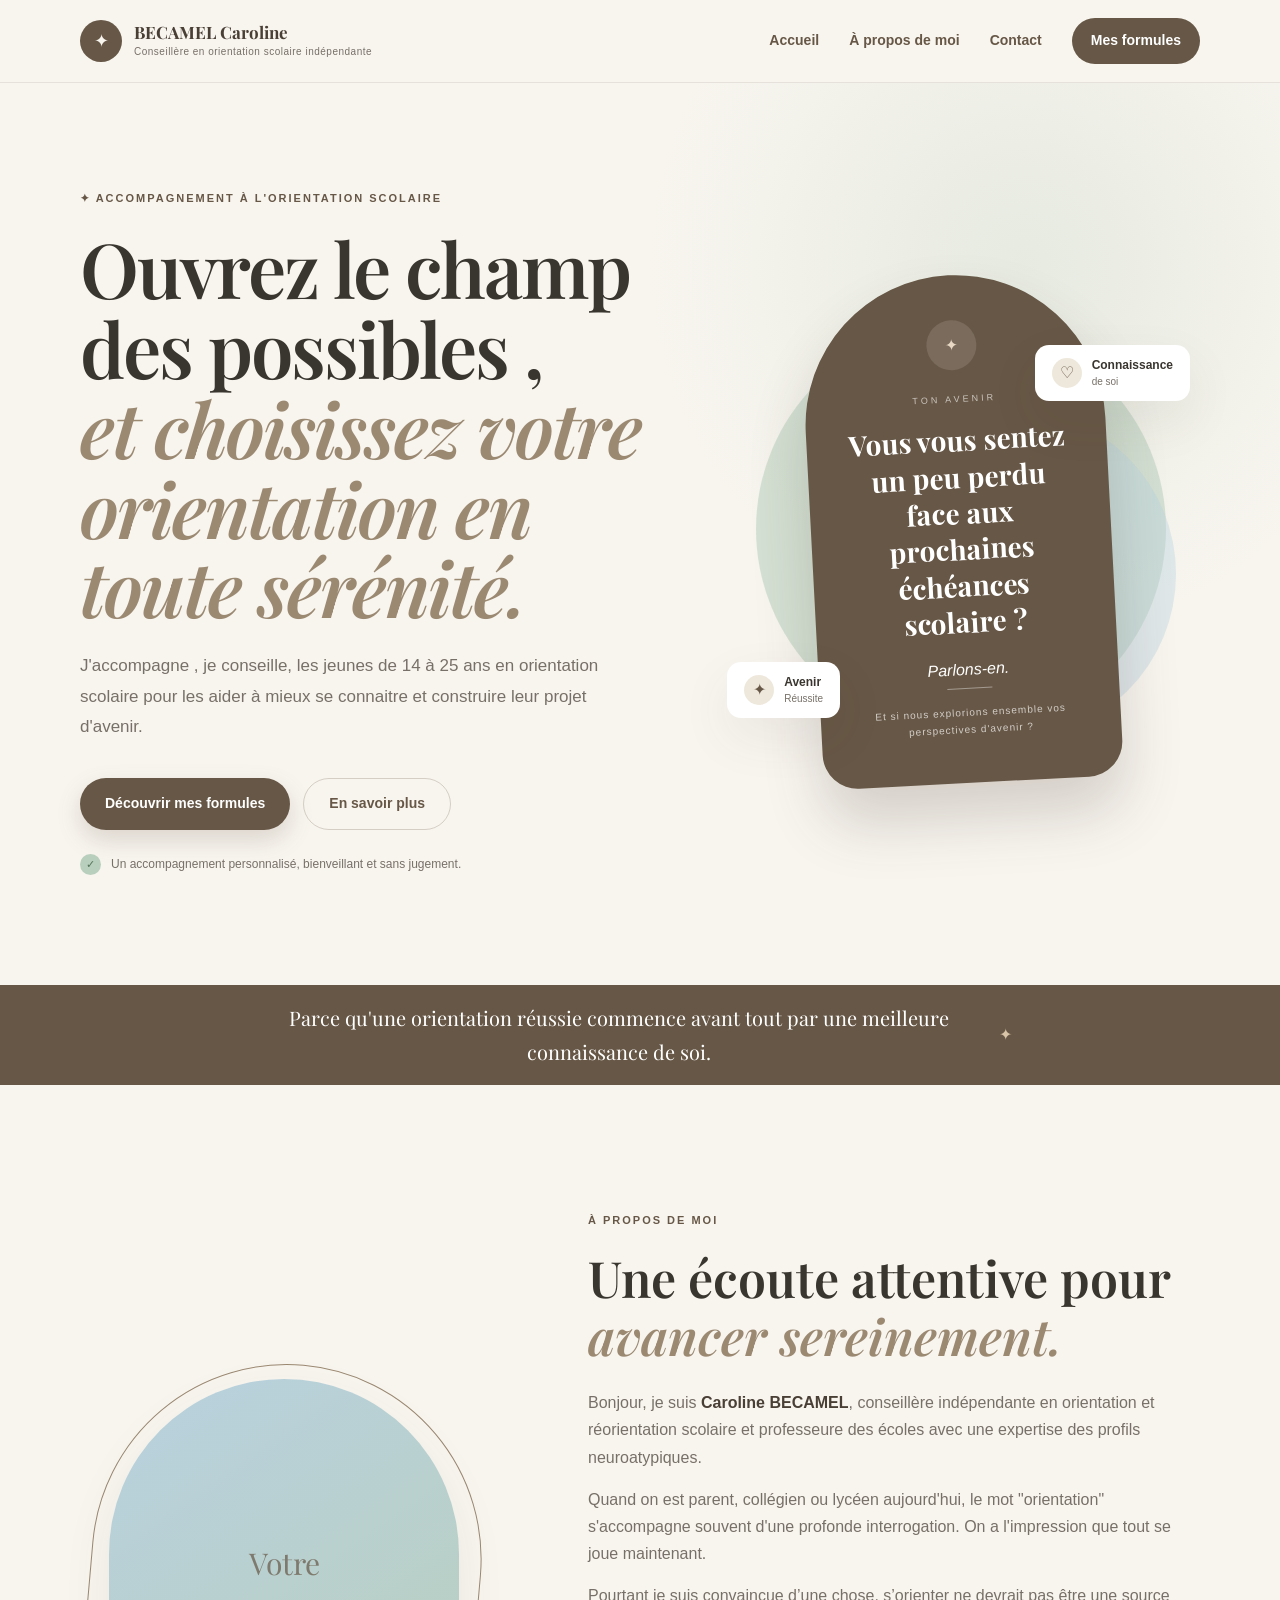
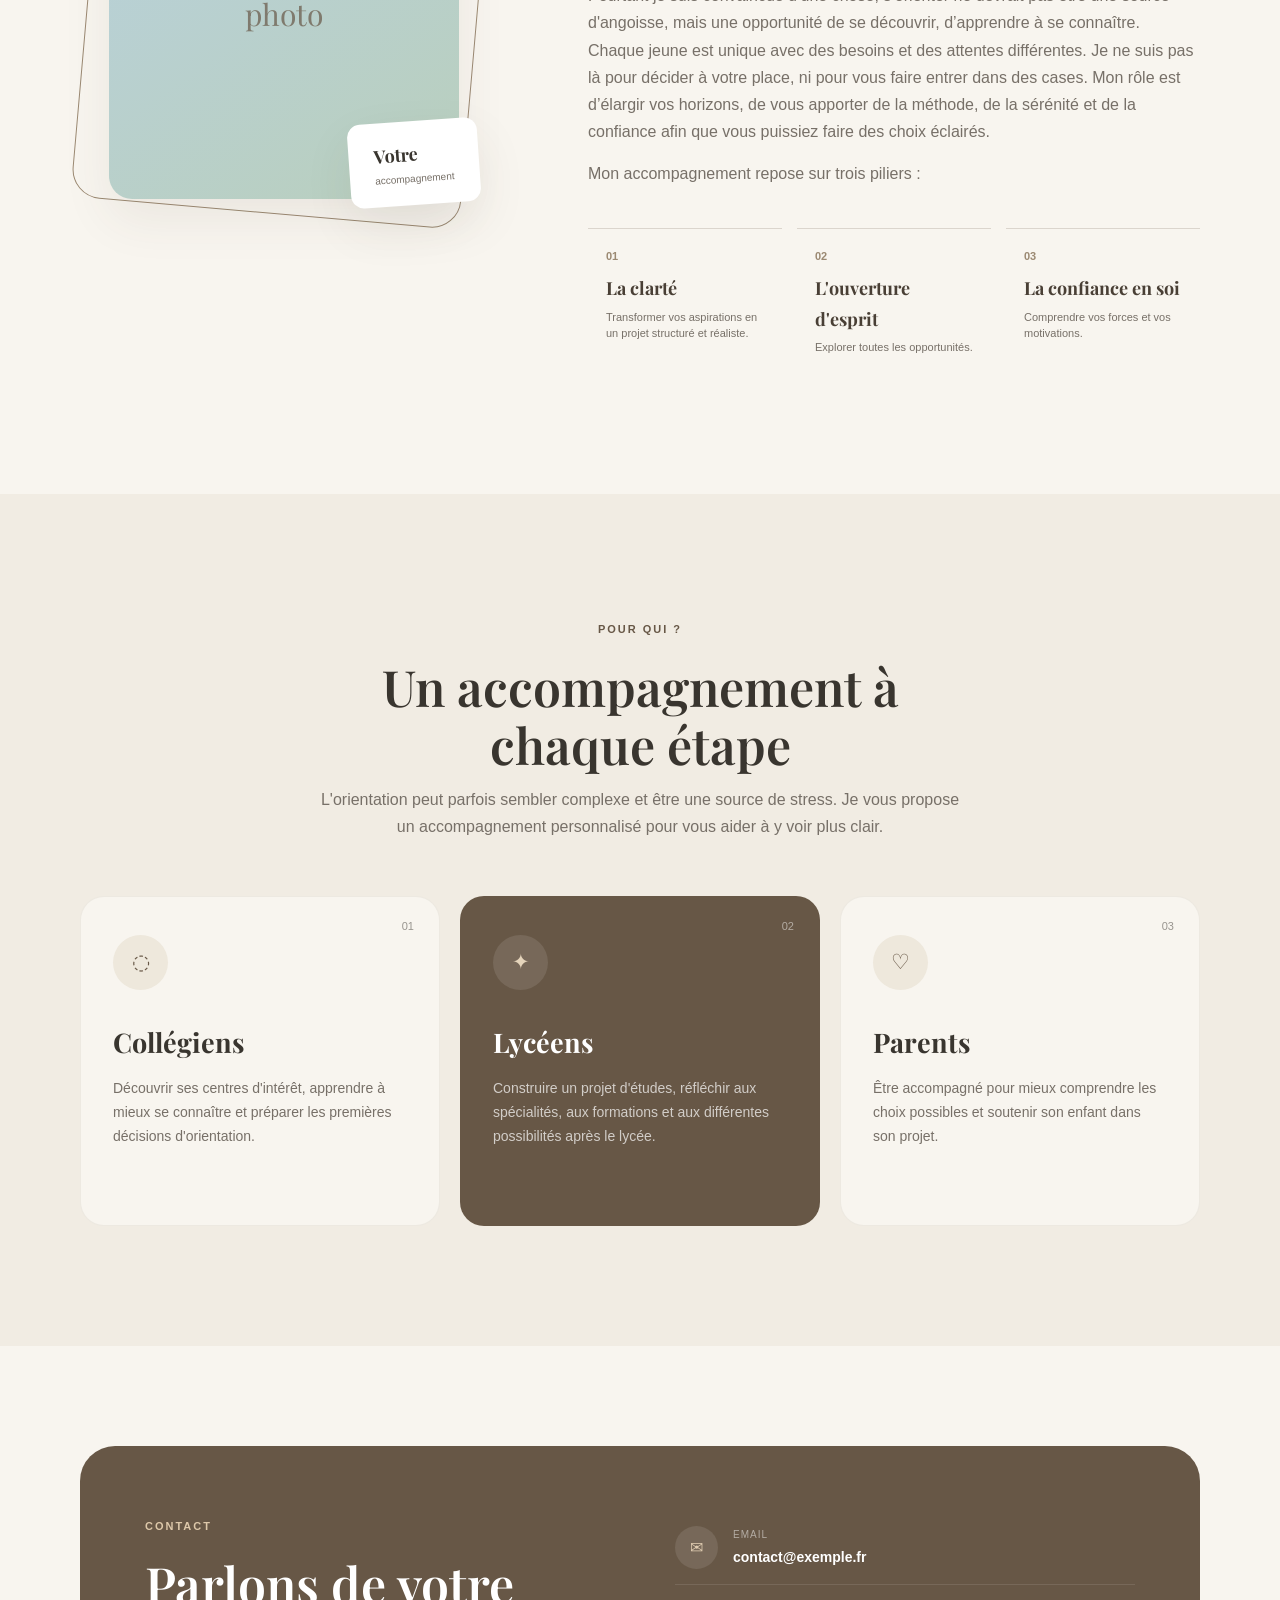
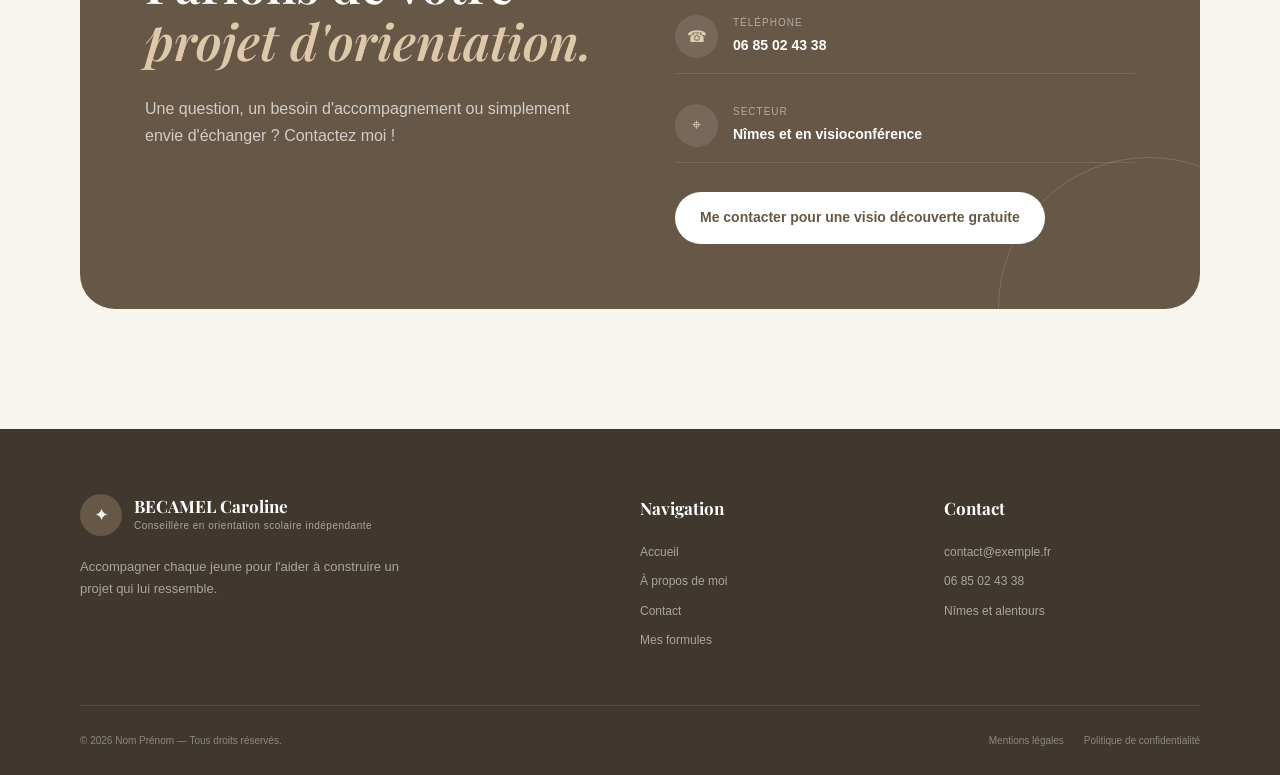
<file: index.html>
<!DOCTYPE html>
<html lang="fr">
<head>
    <meta charset="UTF-8">
    <meta name="viewport" content="width=device-width, initial-scale=1.0">

    <meta name="description" content="Accompagnement personnalisé à l'orientation scolaire pour collégiens et lycéens.">
    <meta name="author" content="Nom Prénom">

    <title>Conseillère en orientation scolaire indépendante</title>

    <link rel="stylesheet" href="style.css">

    <!-- Police Google -->
    <link rel="preconnect" href="https://fonts.googleapis.com">
    <link rel="preconnect" href="https://fonts.gstatic.com" crossorigin>
    <link href="https://fonts.googleapis.com/css2?family=DM+Sans:wght@400;500;600;700&family=Playfair+Display:wght@500;600;700&display=swap" rel="stylesheet">
</head>

<body>

    <!-- =====================================================
         HEADER
    ====================================================== -->

    <header class="header">

        <div class="container navigation">

            <!-- NOM / LOGO -->
            <a href="index.html" class="logo">
                <span class="logo-symbol">✦</span>
                <span>
                    <strong>BECAMEL Caroline</strong>
                    <small>Conseillère en orientation scolaire indépendante</small>
                </span>
            </a>

            <!-- MENU -->
            <nav class="nav-menu">
                <a href="#accueil">Accueil</a>
                <a href="#apropos">À propos de moi</a>
                <a href="#contact">Contact</a>
                <a href="formules.html" class="nav-button">Mes formules</a>
            </nav>

        </div>

    </header>


    <!-- =====================================================
         HERO / ACCUEIL
    ====================================================== -->

    <main>

        <section id="accueil" class="hero">

            <div class="container hero-grid">

                <div class="hero-text">

                    <span class="eyebrow">
                        ✦ Accompagnement à l'orientation scolaire
                    </span>

                    <h1>
                        Ouvrez le champ des possibles ,
                        <span>et choisissez votre orientation en toute sérénité.</span>
                    </h1>

                    <p class="hero-description">
                        J'accompagne , je conseille, les jeunes de 14 à 25 ans en orientation scolaire pour les aider à mieux se connaitre et construire leur projet d'avenir.
                    </p>

                    <div class="hero-buttons">
                        <a href="formules.html" class="button button-primary">
                            Découvrir mes formules
                        </a>

                        <a href="#apropos" class="button button-secondary">
                            En savoir plus
                        </a>
                    </div>

                    <div class="hero-note">
                        <span>✓</span>
                        Un accompagnement personnalisé, bienveillant et sans jugement.
                    </div>

                </div>


                <!-- Illustration décorative -->

                <div class="hero-visual">

                    <div class="visual-circle circle-one"></div>
                    <div class="visual-circle circle-two"></div>

                    <div class="orientation-card">

                        <div class="card-icon">✦</div>

                        <p class="card-small">
                            TON AVENIR
                        </p>

                        <h3>
                            Vous vous sentez un peu perdu face aux prochaines échéances scolaire ?
                       </h3>
                            <em>Parlons-en.</em>
                      

                        <div class="card-line"></div>

                        <p class="card-bottom">
                         Et si nous explorions ensemble vos perspectives d'avenir ? 
                        </p>

                    </div>

                    <div class="floating-card floating-card-top">
                        <span>♡</span>
                        <div>
                            <strong>Connaissance</strong>
                            <small>de soi</small>
                        </div>
                    </div>

                    <div class="floating-card floating-card-bottom">
                        <span>✦</span>
                        <div>
                            <strong>Avenir</strong>
                            <small>Réussite</small>
                        </div>
                    </div>

                </div>

            </div>

        </section>


        <!-- =====================================================
             BANDEAU
        ====================================================== -->

        <section class="intro-band">

            <div class="container intro-band-content">

                <p>
                    Parce qu'une orientation réussie commence avant tout
                    par une meilleure connaissance de soi.
                </p>

                <span>✦</span>

            </div>

        </section>


        <!-- =====================================================
             À PROPOS
        ====================================================== -->

        <section id="apropos" class="section about-section">

            <div class="container about-grid">

                <div class="about-image">

                    <div class="about-decoration"></div>

                    <div class="about-placeholder">
                        <span>Votre<br>photo</span>
                    </div>

                    <div class="about-badge">
                        <strong>Votre</strong>
                        <span>accompagnement</span>
                    </div>

                </div>


                <div class="about-content">

                    <span class="section-label">
                        À PROPOS DE MOI
                    </span>

                    <h2>
                        Une écoute attentive
                        pour <em>avancer sereinement.</em>
                    </h2>

                    <!--
                        MODIFIER ICI :
                        Remplace ce texte par la présentation de ta sœur.
                    -->

                    <p>
                        Bonjour, je suis <strong>Caroline BECAMEL</strong>, conseillère
                        indépendante en orientation et réorientation scolaire
                        et professeure des écoles avec une expertise 
                        des profils neuroatypiques. 
                    </p>

                    <p>
                       Quand on est parent, collégien ou lycéen aujourd'hui, 
                       le mot "orientation" s'accompagne souvent d'une profonde interrogation.
                       On a l'impression que tout se joue maintenant.
                    </p>
                    <p>
                        Pourtant je suis convaincue d’une chose, s’orienter ne devrait pas être 
                        une source d'angoisse, mais une opportunité de se découvrir, d’apprendre à se connaître.
                        Chaque jeune est unique avec des besoins et des attentes différentes. 
                        Je ne suis pas là pour décider à votre place, ni pour vous faire entrer dans des cases. 
                        Mon rôle est d’élargir vos horizons, de vous apporter de la méthode, de la sérénité et de la confiance 
                        afin que vous puissiez faire des choix éclairés.
                    </p>
                    
                    <p>
                        Mon accompagnement repose sur trois piliers :
                    </p>

                    <div class="about-values">

                        <div>
                            <span>01</span>
                            <strong>La clarté</strong>
                            <p>Transformer vos aspirations en un projet structuré et réaliste.</p>
                        </div>

                        <div>
                            <span>02</span>
                            <strong>L'ouverture d'esprit</strong>
                            <p>Explorer toutes les opportunités.</p>
                        </div>

                        <div>
                            <span>03</span>
                            <strong>La confiance en soi</strong>
                            <p>Comprendre vos forces et vos motivations.</p>
                        </div>

                    </div>

                </div>

            </div>

        </section>


        <!-- =====================================================
             POUR QUI ?
        ====================================================== -->

        <section class="section audience-section">

            <div class="container">

                <div class="section-heading centered">

                    <span class="section-label">
                        POUR QUI ?
                    </span>

                    <h2>
                        Un accompagnement à chaque étape
                    </h2>

                    <p>
                        L'orientation peut parfois sembler complexe et être une source de stress.
                        Je vous propose un accompagnement personnalisé pour vous aider à y voir plus clair.
                    </p>

                </div>


                <div class="audience-grid">

                    <article class="audience-card">

                        <div class="audience-number">01</div>

                        <span class="audience-icon">◌</span>

                        <h3>Collégiens</h3>

                        <p>
                            Découvrir ses centres d'intérêt, apprendre à mieux
                            se connaître et préparer les premières décisions
                            d'orientation.
                        </p>

                    </article>


                    <article class="audience-card featured">

                        <div class="audience-number">02</div>

                        <span class="audience-icon">✦</span>

                        <h3>Lycéens</h3>

                        <p>
                            Construire un projet d'études, réfléchir aux
                            spécialités, aux formations et aux différentes
                            possibilités après le lycée.
                        </p>

                    </article>


                    <article class="audience-card">

                        <div class="audience-number">03</div>

                        <span class="audience-icon">♡</span>

                        <h3>Parents</h3>

                        <p>
                            Être accompagné pour mieux comprendre les choix
                            possibles et soutenir son enfant dans son projet.
                        </p>

                    </article>

                </div>

            </div>

        </section>


        <!-- =====================================================
             CONTACT
        ====================================================== -->

        <section id="contact" class="section contact-section">

            <div class="container">

                <div class="contact-box">

                    <div class="contact-text">

                        <span class="section-label">
                            CONTACT
                        </span>

                        <h2>
                            Parlons de votre 
                            <em>projet d'orientation.</em>
                        </h2>

                        <p>
                            Une question, un besoin d'accompagnement ou
                            simplement envie d'échanger ?
                            Contactez moi !
                        </p>

                    </div>


                    <div class="contact-details">

                        <!-- MODIFIER ICI -->

                        <a href="mailto:contact@exemple.fr" class="contact-item">

                            <span class="contact-icon">✉</span>

                            <div>
                                <small>Email</small>
                                <strong>contact@exemple.fr</strong>
                            </div>

                        </a>


                        <a href="tel:+33600000000" class="contact-item">

                            <span class="contact-icon">☎</span>

                            <div>
                                <small>Téléphone</small>
                                <strong>06 85 02 43 38 </strong>
                            </div>

                        </a>


                        <div class="contact-item">

                            <span class="contact-icon">⌖</span>

                            <div>
                                <small>Secteur</small>
                                <strong>Nîmes et en visioconférence</strong>
                            </div>

                        </div>


                        <a href="mailto:carolinebecamel.conseil@gmail.com" class="button button-light">
                            Me contacter pour une visio découverte gratuite
                        </a>

                    </div>

                </div>

            </div>

        </section>

    </main>


    <!-- =====================================================
         FOOTER
    ====================================================== -->

    <footer class="footer">

        <div class="container footer-grid">

            <div class="footer-brand">

                <a href="index.html" class="logo footer-logo">

                    <span class="logo-symbol">✦</span>

                    <span>
                        <strong>BECAMEL Caroline</strong>
                        <small>Conseillère en orientation scolaire indépendante</small>
                    </span>

                </a>

                <p>
                    Accompagner chaque jeune pour l'aider à construire
                    un projet qui lui ressemble.
                </p>

            </div>


            <div class="footer-column">

                <h4>Navigation</h4>

                <a href="#accueil">Accueil</a>
                <a href="#apropos">À propos de moi</a>
                <a href="#contact">Contact</a>
                <a href="formules.html">Mes formules</a>

            </div>


            <div class="footer-column">

                <h4>Contact</h4>

                <a href="mailto:contact@exemple.fr">
                    contact@exemple.fr
                </a>

                <a href="tel:+336850024338">
                    06 85 02 43 38
                </a>

                <span>
                    Nîmes et alentours
                </span>

            </div>

        </div>


        <div class="footer-bottom container">

            <span>
                © 2026 Nom Prénom — Tous droits réservés.
            </span>

            <div>

                <!--
                    IMPORTANT :
                    Remplace les liens "#" par tes vraies pages
                    lorsque tu créeras les mentions légales.
                -->

                <a href="#">Mentions légales</a>
                <a href="#">Politique de confidentialité</a>

            </div>

        </div>

    </footer>


</body>
</html>
</file>
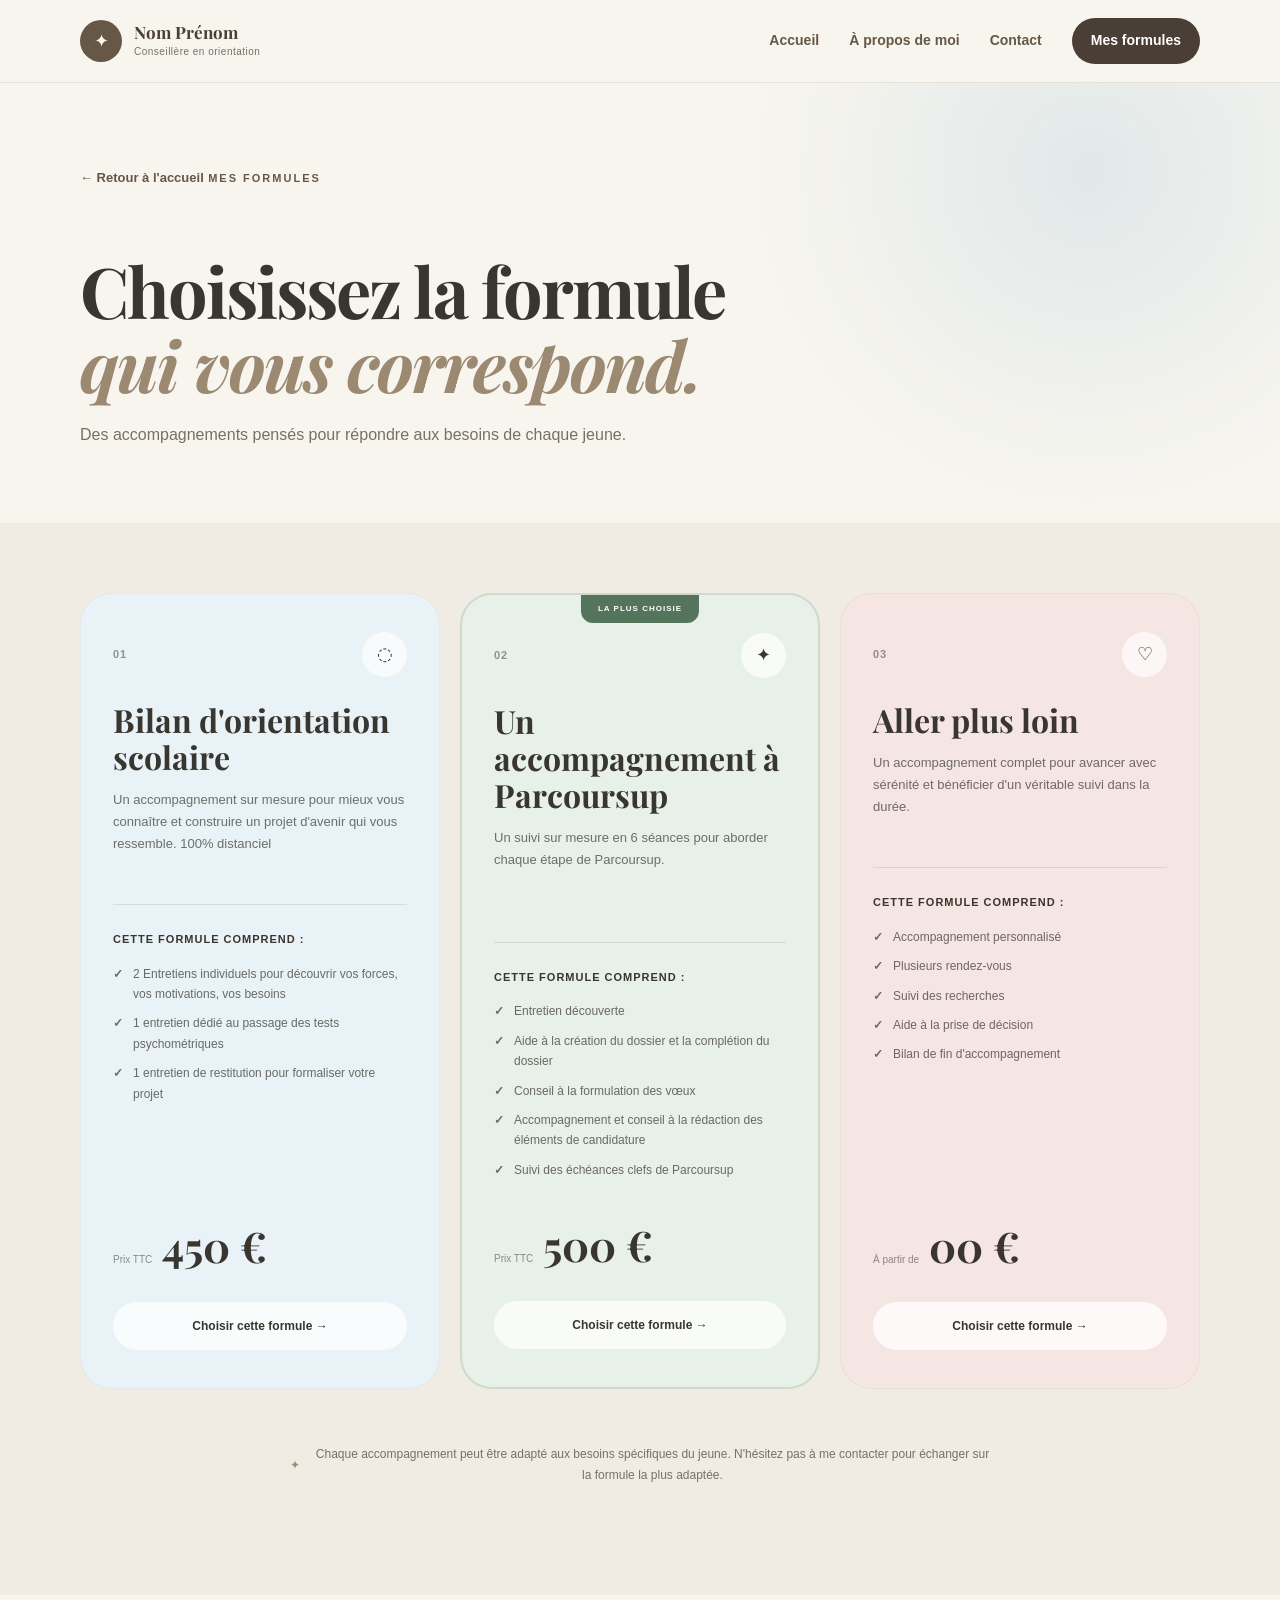
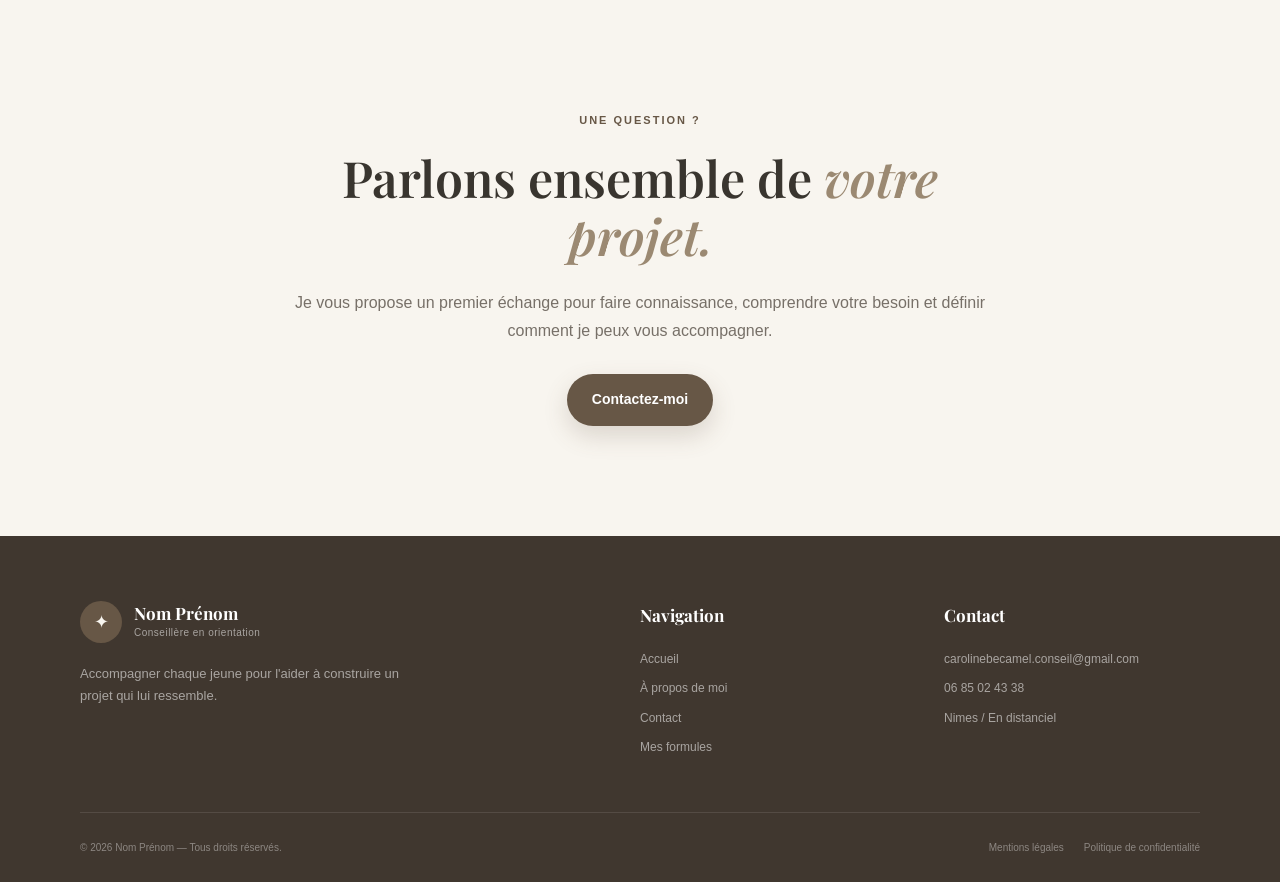
<file: formules.html>
<!DOCTYPE html>
<html lang="fr">

<head>

    <meta charset="UTF-8">
    <meta name="viewport" content="width=device-width, initial-scale=1.0">

    <meta name="description" content="Découvrez mes formules d'accompagnement en orientation scolaire.">

    <title>Mes formules | Nom Prénom</title>

    <link rel="stylesheet" href="style.css">

    <link rel="preconnect" href="https://fonts.googleapis.com">
    <link rel="preconnect" href="https://fonts.gstatic.com" crossorigin>

    <link href="https://fonts.googleapis.com/css2?family=DM+Sans:wght@400;500;600;700&family=Playfair+Display:wght@500;600;700&display=swap" rel="stylesheet">

</head>


<body>


    <!-- =====================================================
         HEADER
    ====================================================== -->

    <header class="header">

        <div class="container navigation">

            <a href="index.html" class="logo">

                <span class="logo-symbol">✦</span>

                <span>
                    <strong>Nom Prénom</strong>
                    <small>Conseillère en orientation</small>
                </span>

            </a>


            <nav class="nav-menu">

                <a href="index.html">Accueil</a>

                <a href="index.html#apropos">
                    À propos de moi
                </a>

                <a href="index.html#contact">
                    Contact
                </a>

                <a href="formules.html" class="nav-button active">
                    Mes formules
                </a>

            </nav>

        </div>

    </header>


    <!-- =====================================================
         HERO FORMULES
    ====================================================== -->

    <main>

        <section class="formules-hero">

            <div class="container">

                <a href="index.html" class="back-link">
                    ← Retour à l'accueil
                </a>


                <span class="section-label">
                    MES FORMULES
                </span>

                <h1>
                    Choisissez la formule
                    <span>qui vous correspond.</span>
                </h1>

                <p>
                    Des accompagnements pensés pour répondre aux besoins
                    de chaque jeune.
                </p>

            </div>

        </section>


        <!-- =====================================================
             FORMULES
        ====================================================== -->

        <section class="formules-section">

            <div class="container">

                <div class="formules-grid">


                    <!-- ================= FORMULE 1 ================= -->

                    <article class="formula-card formula-blue">

                        <div class="formula-top">

                            <span class="formula-number">
                                01
                            </span>

                            <span class="formula-icon">
                                ◌
                            </span>

                        </div>


                        <!-- MODIFIER LE TITRE -->

                        <h2>
                            Bilan d'orientation scolaire
                        </h2>

                        <p class="formula-intro">
                            Un accompagnement sur mesure pour mieux vous connaître et construire un projet d'avenir qui vous ressemble. 
                            100% distanciel
                        </p>


                        <div class="formula-divider"></div>


                        <h4>
                            Cette formule comprend :
                        </h4>


                        <ul class="formula-list">

                            <li>
                                <span>✓</span>
                                2 Entretiens individuels pour découvrir vos forces, vos motivations, vos besoins
                            </li>

                            <li>
                                <span>✓</span>
                                1 entretien dédié au passage des tests psychométriques 
                            </li>

                            <li>
                                <span>✓</span>
                                1 entretien de restitution pour formaliser votre projet
                            </li>


                        </ul>


                        <div class="formula-price">

                            <small>Prix TTC</small>

                            <strong>
                                450 €
                            </strong>

                        </div>


                        <a href="index.html#contact" class="formula-button">
                            Choisir cette formule →
                        </a>

                    </article>


                    <!-- ================= FORMULE 2 ================= -->

                    <article class="formula-card formula-green popular">

                        <div class="popular-label">
                            LA PLUS CHOISIE
                        </div>


                        <div class="formula-top">

                            <span class="formula-number">
                                02
                            </span>

                            <span class="formula-icon">
                                ✦
                            </span>

                        </div>


                        <!-- MODIFIER LE TITRE -->

                        <h2>
                            Un accompagnement à Parcoursup
                        </h2>

                        <p class="formula-intro">
                            Un suivi sur mesure en 6 séances pour aborder chaque étape de Parcoursup.
                        </p>


                        <div class="formula-divider"></div>


                        <h4>
                            Cette formule comprend :
                        </h4>


                        <ul class="formula-list">

                            <li>
                                <span>✓</span>
                               Entretien découverte
                            </li>

                            <li>
                                <span>✓</span>
                                Aide à la création du dossier et la complétion du dossier
                            </li>

                            <li>
                                <span>✓</span>
                                Conseil à la formulation des vœux
                            </li>

                            <li>
                                <span>✓</span>
                                Accompagnement et conseil à la rédaction des éléments de candidature
                            </li>

                            <li>
                                <span>✓</span>
                                Suivi des échéances clefs de Parcoursup
                            </li>

                        </ul>


                        <div class="formula-price">

                            <small>Prix TTC</small>

                            <strong>
                                500 €
                            </strong>

                        </div>


                        <a href="index.html#contact" class="formula-button">
                            Choisir cette formule →
                        </a>

                    </article>


                    <!-- ================= FORMULE 3 ================= -->

                    <article class="formula-card formula-red">

                        <div class="formula-top">

                            <span class="formula-number">
                                03
                            </span>

                            <span class="formula-icon">
                                ♡
                            </span>

                        </div>


                        <!-- MODIFIER LE TITRE -->

                        <h2>
                            Aller plus loin
                        </h2>

                        <p class="formula-intro">
                            Un accompagnement complet pour avancer avec
                            sérénité et bénéficier d'un véritable suivi
                            dans la durée.
                        </p>


                        <div class="formula-divider"></div>


                        <h4>
                            Cette formule comprend :
                        </h4>


                        <ul class="formula-list">

                            <li>
                                <span>✓</span>
                                Accompagnement personnalisé
                            </li>

                            <li>
                                <span>✓</span>
                                Plusieurs rendez-vous
                            </li>

                            <li>
                                <span>✓</span>
                                Suivi des recherches
                            </li>

                            <li>
                                <span>✓</span>
                                Aide à la prise de décision
                            </li>

                            <li>
                                <span>✓</span>
                                Bilan de fin d'accompagnement
                            </li>

                        </ul>


                        <div class="formula-price">

                            <small>À partir de</small>

                            <strong>
                                00 €
                            </strong>

                        </div>


                        <a href="index.html#contact" class="formula-button">
                            Choisir cette formule →
                        </a>

                    </article>

                </div>


                <!-- =====================================================
                     PETIT TEXTE SOUS LES FORMULES
                ====================================================== -->

                <div class="formula-note">

                    <span>✦</span>

                    <p>
                        Chaque accompagnement peut être adapté aux besoins
                        spécifiques du jeune. N'hésitez pas à me contacter
                        pour échanger sur la formule la plus adaptée.
                    </p>

                </div>

            </div>

        </section>


        <!-- =====================================================
             CTA
        ====================================================== -->

        <section class="formula-cta">

            <div class="container">

                <span class="section-label">
                    UNE QUESTION ?
                </span>

                <h2>
                    Parlons ensemble de
                    <em>votre projet.</em>
                </h2>

                <p>
                    Je vous propose un premier échange pour faire connaissance, 
                    comprendre votre besoin et définir comment je peux vous accompagner.
                </p>

                <a href="index.html#contact" class="button button-primary">
                    Contactez-moi
                </a>

            </div>

        </section>

    </main>


    <!-- =====================================================
         FOOTER
    ====================================================== -->

    <footer class="footer">

        <div class="container footer-grid">

            <div class="footer-brand">

                <a href="index.html" class="logo footer-logo">

                    <span class="logo-symbol">✦</span>

                    <span>
                        <strong>Nom Prénom</strong>
                        <small>Conseillère en orientation</small>
                    </span>

                </a>

                <p>
                    Accompagner chaque jeune pour l'aider à construire
                    un projet qui lui ressemble.
                </p>

            </div>


            <div class="footer-column">

                <h4>Navigation</h4>

                <a href="index.html">Accueil</a>

                <a href="index.html#apropos">
                    À propos de moi
                </a>

                <a href="index.html#contact">
                    Contact
                </a>

                <a href="formules.html">
                    Mes formules
                </a>

            </div>


            <div class="footer-column">

                <h4>Contact</h4>

                <a href="mailto:contact@exemple.fr">
                    carolinebecamel.conseil@gmail.com
                </a>

                <a href="tel:+33600000000">
                    06 85 02 43 38
                </a>

                <span>
                    Nimes / En distanciel 
                </span>

            </div>

        </div>


        <div class="footer-bottom container">

            <span>
                © 2026 Nom Prénom — Tous droits réservés.
            </span>

            <div>

                <a href="#">
                    Mentions légales
                </a>

                <a href="#">
                    Politique de confidentialité
                </a>

            </div>

        </div>

    </footer>


</body>
</html>
</file>
<file: style.css>
/* =========================================================
   VARIABLES
========================================================= */

:root {

    --cream: #f8f5ef;
    --cream-dark: #eee8dc;
    --white: #ffffff;

    --beige: #9b8972;
    --beige-dark: #675746;
    --brown: #493f35;

    --text: #39352f;
    --text-light: #777068;

    --blue: #b8d1df;
    --blue-dark: #54778c;

    --green: #b9cfbd;
    --green-dark: #54745b;

    --red: #d9a39b;
    --red-dark: #965b53;

    --shadow: 0 20px 50px rgba(75, 62, 48, 0.08);

    --radius: 24px;
    --radius-small: 14px;

}


/* =========================================================
   RESET
========================================================= */

* {
    margin: 0;
    padding: 0;
    box-sizing: border-box;
}


html {
    scroll-behavior: smooth;
}


body {
    font-family: "verdana", sans-serif;
    color: var(--text);
    background: var(--cream);
    line-height: 1.7;
}


img {
    max-width: 100%;
    display: block;
}


a {
    text-decoration: none;
    color: inherit;
}


button,
a {
    -webkit-tap-highlight-color: transparent;
}


/* =========================================================
   CONTAINER
========================================================= */

.container {
    width: min(1120px, calc(100% - 40px));
    margin: auto;
}


/* =========================================================
   HEADER
========================================================= */

.header {
    background: rgba(248, 245, 239, 0.94);
    border-bottom: 1px solid rgba(103, 87, 70, 0.12);

    position: sticky;
    top: 0;
    z-index: 100;

    backdrop-filter: blur(12px);
}


.navigation {
    min-height: 82px;

    display: flex;
    align-items: center;
    justify-content: space-between;

    gap: 30px;
}


/* LOGO */

.logo {
    display: flex;
    align-items: center;
    gap: 12px;

    color: var(--brown);
}


.logo-symbol {
    width: 42px;
    height: 42px;

    display: grid;
    place-items: center;

    border-radius: 50%;

    background: var(--beige-dark);
    color: var(--cream);

    font-size: 18px;
}


.logo strong {
    display: block;

    font-family: "Playfair Display", serif;
    font-size: 17px;
    line-height: 1.2;
}


.logo small {
    display: block;

    color: var(--text-light);

    font-size: 10px;
    letter-spacing: 0.5px;
}


/* MENU */

.nav-menu {
    display: flex;
    align-items: center;
    gap: 30px;

    font-size: 14px;
    font-weight: 600;
}


.nav-menu > a {
    position: relative;
    color: var(--beige-dark);
}


.nav-menu > a:not(.nav-button)::after {
    content: "";

    position: absolute;

    left: 0;
    bottom: -7px;

    width: 0;
    height: 2px;

    background: var(--beige-dark);

    transition: width 0.3s ease;
}


.nav-menu > a:not(.nav-button):hover::after {
    width: 100%;
}


.nav-button {
    padding: 11px 19px;

    border-radius: 100px;

    background: var(--beige-dark);
    color: white !important;

    transition: transform 0.3s ease,
                background 0.3s ease;
}


.nav-button:hover {
    transform: translateY(-2px);
    background: var(--brown);
}


.nav-button.active {
    background: var(--brown);
}


/* =========================================================
   HERO
========================================================= */

.hero {
    position: relative;

    overflow: hidden;

    padding: 100px 0 110px;

    background:
        radial-gradient(
            circle at 80% 20%,
            rgba(185, 207, 189, 0.28),
            transparent 30%
        ),
        var(--cream);
}


.hero-grid {
    display: grid;

    grid-template-columns: 1fr 0.85fr;

    align-items: center;

    gap: 80px;
}


.eyebrow,
.section-label {
    display: inline-block;

    color: var(--beige-dark);

    font-size: 11px;
    font-weight: 700;

    letter-spacing: 2px;
    text-transform: uppercase;
}


.hero h1 {
    max-width: 650px;

    margin: 18px 0 24px;

    font-family: "Playfair Display", serif;

    font-size: clamp(46px, 6vw, 76px);

    font-weight: 600;

    line-height: 1.05;

    letter-spacing: -2px;
}


.hero h1 span,
.formules-hero h1 span {
    display: block;

    color: var(--beige);
    font-style: italic;
}


.hero-description {
    max-width: 570px;

    color: var(--text-light);

    font-size: 17px;

    line-height: 1.8;
}


.hero-buttons {
    display: flex;

    flex-wrap: wrap;

    gap: 13px;

    margin-top: 35px;
}


/* BUTTONS */

.button {
    display: inline-flex;

    align-items: center;
    justify-content: center;

    min-height: 52px;

    padding: 0 25px;

    border-radius: 100px;

    font-size: 14px;
    font-weight: 700;

    transition:
        transform 0.3s ease,
        box-shadow 0.3s ease,
        background 0.3s ease;
}


.button:hover {
    transform: translateY(-3px);
}


.button-primary {
    background: var(--beige-dark);
    color: white;

    box-shadow: 0 10px 25px rgba(103, 87, 70, 0.2);
}


.button-primary:hover {
    background: var(--brown);

    box-shadow:
        0 15px 30px rgba(103, 87, 70, 0.25);
}


.button-secondary {
    border: 1px solid rgba(103, 87, 70, 0.25);

    color: var(--beige-dark);
}


.button-secondary:hover {
    background: white;
}


.hero-note {
    display: flex;

    align-items: center;

    gap: 10px;

    margin-top: 24px;

    color: var(--text-light);

    font-size: 12px;
}


.hero-note span {
    width: 21px;
    height: 21px;

    display: grid;
    place-items: center;

    border-radius: 50%;

    background: var(--green);

    color: var(--green-dark);

    font-size: 11px;
}


/* =========================================================
   HERO VISUAL
========================================================= */

.hero-visual {
    position: relative;

    min-height: 500px;

    display: grid;
    place-items: center;
}


.visual-circle {
    position: absolute;

    border-radius: 50%;
}


.circle-one {
    width: 410px;
    height: 410px;

    background: var(--green);

    opacity: 0.55;
}


.circle-two {
    width: 330px;
    height: 330px;

    background: var(--blue);

    opacity: 0.4;

    transform: translate(50px, 45px);
}


.orientation-card {
    position: relative;
    z-index: 2;

    width: 300px;
    min-height: 370px;

    padding: 45px 35px;

    display: flex;
    flex-direction: column;
    justify-content: center;

    text-align: center;

    border-radius: 150px 150px 35px 35px;

    background: var(--beige-dark);

    color: white;

    box-shadow:
        0 35px 60px rgba(70, 57, 45, 0.2);

    transform: rotate(-3deg);
}


.card-icon {
    width: 50px;
    height: 50px;

    display: grid;
    place-items: center;

    margin: 0 auto 22px;

    border-radius: 50%;

    background: rgba(255, 255, 255, 0.12);

    color: #e8d8c4;
}


.card-small {
    font-size: 9px;

    letter-spacing: 3px;

    opacity: 0.65;
}


.orientation-card h3 {
    margin: 15px 0;

    font-family: "Playfair Display", serif;

    font-size: 28px;

    line-height: 1.3;
}


.orientation-card h3 em {
    color: #e1c9a9;
}


.card-line {
    width: 45px;
    height: 1px;

    margin: 5px auto 15px;

    background: rgba(255, 255, 255, 0.4);
}


.card-bottom {
    font-size: 10px;

    letter-spacing: 1px;

    opacity: 0.7;
}


.floating-card {
    position: absolute;
    z-index: 3;

    display: flex;

    align-items: center;

    gap: 10px;

    padding: 13px 17px;

    background: white;

    border-radius: 14px;

    box-shadow: var(--shadow);

    animation: floating 4s ease-in-out infinite;
}


.floating-card span {
    width: 30px;
    height: 30px;

    display: grid;
    place-items: center;

    border-radius: 50%;

    background: var(--cream-dark);

    color: var(--beige-dark);
}


.floating-card strong,
.floating-card small {
    display: block;

    line-height: 1.2;
}


.floating-card strong {
    font-size: 12px;
}


.floating-card small {
    margin-top: 3px;

    color: var(--text-light);

    font-size: 10px;
}


.floating-card-top {
    top: 70px;
    right: 10px;
}


.floating-card-bottom {
    bottom: 65px;
    left: 5px;

    animation-delay: 1.5s;
}


@keyframes floating {

    0%,
    100% {
        transform: translateY(0);
    }

    50% {
        transform: translateY(-8px);
    }

}


/* =========================================================
   BANDEAU
========================================================= */

.intro-band {
    background: var(--beige-dark);
    color: white;
}


.intro-band-content {
    min-height: 100px;

    display: flex;

    align-items: center;
    justify-content: center;

    gap: 30px;

    text-align: center;
}


.intro-band p {
    max-width: 700px;

    font-family: "Playfair Display", serif;

    font-size: 20px;
}


.intro-band span {
    color: #d8c4a7;
}


/* =========================================================
   SECTIONS
========================================================= */

.section {
    padding: 120px 0;
}


.about-section {
    background: var(--cream);
}


.about-grid {
    display: grid;

    grid-template-columns: 0.8fr 1.2fr;

    align-items: center;

    gap: 100px;
}


/* =========================================================
   ABOUT IMAGE
========================================================= */

.about-image {
    position: relative;

    min-height: 520px;

    display: grid;
    place-items: center;
}


.about-decoration {
    position: absolute;

    width: 390px;
    height: 450px;

    border: 1px solid var(--beige);

    border-radius: 200px 200px 30px 30px;

    transform: rotate(5deg);
}


.about-placeholder {
    position: relative;

    width: 350px;
    height: 420px;

    display: grid;
    place-items: center;

    border-radius: 190px 190px 25px 25px;

    background:
        linear-gradient(
            145deg,
            var(--blue),
            var(--green)
        );

    color: var(--beige-dark);

    text-align: center;

    font-family: "Playfair Display", serif;

    font-size: 30px;

    box-shadow: var(--shadow);
}


.about-placeholder span {
    opacity: 0.7;
}


.about-badge {
    position: absolute;

    bottom: 45px;
    right: 10px;

    padding: 18px 25px;

    display: flex;
    flex-direction: column;

    background: white;

    border-radius: 13px;

    box-shadow: var(--shadow);

    transform: rotate(-4deg);
}


.about-badge strong {
    font-family: "Playfair Display", serif;

    font-size: 18px;
}


.about-badge span {
    color: var(--text-light);

    font-size: 10px;
}


/* =========================================================
   ABOUT CONTENT
========================================================= */

.about-content h2,
.section-heading h2,
.contact-box h2,
.formula-cta h2 {
    margin: 17px 0 25px;

    font-family: "Playfair Display", serif;

    font-size: clamp(34px, 4vw, 50px);

    line-height: 1.15;

    font-weight: 600;
}


.about-content h2 em,
.contact-box h2 em,
.formula-cta h2 em {
    color: var(--beige);

    font-style: italic;
}


.about-content > p {
    max-width: 650px;

    margin-bottom: 15px;

    color: var(--text-light);
}


.about-content strong {
    color: var(--brown);
}


/* VALUES */

.about-values {
    display: grid;

    grid-template-columns: repeat(3, 1fr);

    gap: 15px;

    margin-top: 40px;
}


.about-values div {
    padding: 18px;

    border-top: 1px solid rgba(103, 87, 70, 0.2);
}


.about-values span {
    display: block;

    margin-bottom: 8px;

    color: var(--beige);

    font-size: 11px;
    font-weight: 700;
}


.about-values strong {
    display: block;

    font-family: "Playfair Display", serif;

    font-size: 18px;
}


.about-values p {
    margin-top: 5px;

    color: var(--text-light);

    font-size: 11px;

    line-height: 1.5;
}


/* =========================================================
   AUDIENCE
========================================================= */

.audience-section {
    background: #f1ece3;
}


.section-heading {
    max-width: 650px;

    margin: 0 auto 55px;
}


.section-heading.centered {
    text-align: center;
}


.section-heading h2 {
    margin-bottom: 13px;
}


.section-heading > p {
    color: var(--text-light);
}


.audience-grid {
    display: grid;

    grid-template-columns: repeat(3, 1fr);

    gap: 20px;
}


.audience-card {
    position: relative;

    padding: 38px 32px;

    min-height: 330px;

    background: var(--cream);

    border: 1px solid rgba(103, 87, 70, 0.08);

    border-radius: var(--radius);

    overflow: hidden;

    transition:
        transform 0.3s ease,
        box-shadow 0.3s ease;
}


.audience-card:hover {
    transform: translateY(-7px);

    box-shadow: var(--shadow);
}


.audience-card.featured {
    background: var(--beige-dark);
    color: white;
}


.audience-number {
    position: absolute;

    top: 20px;
    right: 25px;

    font-size: 11px;

    opacity: 0.5;
}


.audience-icon {
    width: 55px;
    height: 55px;

    display: grid;
    place-items: center;

    margin-bottom: 30px;

    border-radius: 50%;

    background: var(--cream-dark);

    color: var(--beige-dark);

    font-size: 21px;
}


.featured .audience-icon {
    background: rgba(255, 255, 255, 0.1);
    color: #e5d4bb;
}


.audience-card h3 {
    margin-bottom: 12px;

    font-family: "Playfair Display", serif;

    font-size: 27px;
}


.audience-card p {
    color: var(--text-light);

    font-size: 14px;
}


.featured p {
    color: rgba(255, 255, 255, 0.7);
}


/* =========================================================
   CONTACT
========================================================= */

.contact-section {
    padding-top: 100px;
    padding-bottom: 120px;
}


.contact-box {
    position: relative;

    display: grid;

    grid-template-columns: 1fr 1fr;

    gap: 70px;

    padding: 65px;

    border-radius: 35px;

    background: var(--beige-dark);

    color: white;

    overflow: hidden;
}


.contact-box::after {
    content: "";

    position: absolute;

    width: 300px;
    height: 300px;

    right: -100px;
    bottom: -150px;

    border-radius: 50%;

    border: 1px solid rgba(255, 255, 255, 0.15);
}


.contact-box .section-label {
    color: #ddc8aa;
}


.contact-box h2 {
    font-size: 50px;
}


.contact-box h2 em {
    color: #ddc8aa;
}


.contact-text > p {
    max-width: 480px;

    color: rgba(255, 255, 255, 0.7);
}


.contact-details {
    display: flex;

    flex-direction: column;

    justify-content: center;

    gap: 14px;
}


.contact-item {
    display: flex;

    align-items: center;

    gap: 15px;

    padding: 15px 0;

    border-bottom: 1px solid rgba(255, 255, 255, 0.1);
}


.contact-icon {
    width: 43px;
    height: 43px;

    display: grid;
    place-items: center;

    flex-shrink: 0;

    border-radius: 50%;

    background: rgba(255, 255, 255, 0.1);

    color: #e0ccb1;
}


.contact-item small,
.contact-item strong {
    display: block;
}


.contact-item small {
    color: rgba(255, 255, 255, 0.5);

    font-size: 10px;

    text-transform: uppercase;

    letter-spacing: 1px;
}


.contact-item strong {
    margin-top: 3px;

    font-size: 14px;
}


.button-light {
    margin-top: 15px;

    width: max-content;

    background: white;

    color: var(--beige-dark);
}


.button-light:hover {
    background: var(--cream);
}


/* =========================================================
   FOOTER
========================================================= */

.footer {
    padding-top: 65px;

    background: #40372f;

    color: white;
}


.footer-grid {
    display: grid;

    grid-template-columns: 1.5fr 0.7fr 0.8fr;

    gap: 80px;

    padding-bottom: 55px;
}


.footer-logo {
    color: white;
}


.footer-logo small {
    color: rgba(255, 255, 255, 0.55);
}


.footer-brand > p {
    max-width: 330px;

    margin-top: 20px;

    color: rgba(255, 255, 255, 0.55);

    font-size: 13px;
}


.footer-column {
    display: flex;
    flex-direction: column;

    gap: 9px;
}


.footer-column h4 {
    margin-bottom: 10px;

    font-family: "Playfair Display", serif;

    font-size: 17px;
}


.footer-column a,
.footer-column span {
    color: rgba(255, 255, 255, 0.55);

    font-size: 12px;

    transition: color 0.2s ease;
}


.footer-column a:hover {
    color: white;
}


.footer-bottom {
    min-height: 70px;

    display: flex;

    align-items: center;
    justify-content: space-between;

    gap: 20px;

    border-top: 1px solid rgba(255, 255, 255, 0.1);

    color: rgba(255, 255, 255, 0.4);

    font-size: 10px;
}


.footer-bottom div {
    display: flex;
    gap: 20px;
}


.footer-bottom a:hover {
    color: white;
}


/* =========================================================
   PAGE FORMULES
========================================================= */

.formules-hero {
    padding: 80px 0 75px;

    background:
        radial-gradient(
            circle at 85% 20%,
            rgba(184, 209, 223, 0.35),
            transparent 30%
        ),
        var(--cream);
}


.back-link {
    display: inline-flex;

    margin-bottom: 50px;

    color: var(--beige-dark);

    font-size: 13px;
    font-weight: 600;

    transition: transform 0.2s ease;
}


.back-link:hover {
    transform: translateX(-5px);
}


.formules-hero h1 {
    max-width: 800px;

    margin: 15px 0 20px;

    font-family: "Playfair Display", serif;

    font-size: clamp(44px, 6vw, 70px);

    line-height: 1.05;

    letter-spacing: -2px;
}


.formules-hero > .container > p {
    max-width: 650px;

    color: var(--text-light);

    font-size: 16px;
}


/* =========================================================
   FORMULES CARDS
========================================================= */

.formules-section {
    padding: 70px 0 110px;

    background: #f1ece3;
}


.formules-grid {
    display: grid;

    grid-template-columns: repeat(3, 1fr);

    align-items: stretch;

    gap: 20px;
}


.formula-card {
    position: relative;

    display: flex;
    flex-direction: column;

    min-height: 650px;

    padding: 38px 32px;

    border-radius: 32px;

    background: white;

    border: 1px solid rgba(0, 0, 0, 0.04);

    overflow: hidden;

    transition:
        transform 0.3s ease,
        box-shadow 0.3s ease;
}


.formula-card:hover {
    transform: translateY(-8px);

    box-shadow: 0 25px 50px rgba(70, 57, 45, 0.12);
}


/* COULEURS */

.formula-blue {
    background: #e9f2f6;
}


.formula-green {
    background: #e8f1e9;
}


.formula-red {
    background: #f5e6e3;
}


/* TOP */

.formula-top {
    display: flex;

    justify-content: space-between;
    align-items: center;

    margin-bottom: 25px;
}


.formula-number {
    font-size: 11px;
    font-weight: 700;

    letter-spacing: 1px;

    opacity: 0.5;
}


.formula-icon {
    width: 45px;
    height: 45px;

    display: grid;
    place-items: center;

    border-radius: 50%;

    background: rgba(255, 255, 255, 0.7);

    font-size: 18px;
}


.formula-card h2 {
    margin-bottom: 13px;

    font-family: "Playfair Display", serif;

    font-size: 32px;

    line-height: 1.15;
}


.formula-intro {
    min-height: 90px;

    color: rgba(57, 53, 47, 0.7);

    font-size: 13px;

    line-height: 1.7;
}


.formula-divider {
    width: 100%;
    height: 1px;

    margin: 25px 0;

    background: rgba(57, 53, 47, 0.12);
}


.formula-card h4 {
    margin-bottom: 15px;

    font-size: 11px;

    text-transform: uppercase;

    letter-spacing: 1px;
}


.formula-list {
    display: flex;
    flex-direction: column;

    gap: 9px;

    list-style: none;
}


.formula-list li {
    display: flex;

    gap: 10px;

    color: rgba(57, 53, 47, 0.72);

    font-size: 12px;
}


.formula-list li span {
    font-weight: 700;
}


.formula-price {
    display: flex;

    align-items: baseline;

    gap: 10px;

    margin-top: auto;

    padding-top: 30px;
}


.formula-price small {
    color: rgba(57, 53, 47, 0.55);

    font-size: 10px;
}


.formula-price strong {
    font-family: "Playfair Display", serif;

    font-size: 42px;
}


.formula-button {
    display: flex;

    align-items: center;
    justify-content: center;

    min-height: 48px;

    margin-top: 20px;

    border-radius: 100px;

    background: rgba(255, 255, 255, 0.75);

    font-size: 12px;
    font-weight: 700;

    transition:
        background 0.3s ease,
        transform 0.3s ease;
}


.formula-button:hover {
    background: white;

    transform: translateY(-2px);
}


/* FORMULE POPULAIRE */

.formula-card.popular {
    border: 2px solid rgba(84, 116, 91, 0.18);
}


.popular-label {
    position: absolute;

    top: 0;
    left: 50%;

    transform: translateX(-50%);

    padding: 7px 17px;

    border-radius: 0 0 12px 12px;

    background: var(--green-dark);

    color: white;

    font-size: 8px;
    font-weight: 700;

    letter-spacing: 1px;
}


/* NOTE */

.formula-note {
    display: flex;

    align-items: center;
    justify-content: center;

    gap: 15px;

    max-width: 700px;

    margin: 55px auto 0;

    text-align: center;

    color: var(--text-light);

    font-size: 12px;
}


.formula-note > span {
    color: var(--beige);
}


/* =========================================================
   FORMULE CTA
========================================================= */

.formula-cta {
    padding: 110px 0;

    text-align: center;

    background: var(--cream);
}


.formula-cta > .container {
    max-width: 700px;
}


.formula-cta p {
    margin-bottom: 30px;

    color: var(--text-light);
}


/* =========================================================
   RESPONSIVE TABLETTE
========================================================= */

@media (max-width: 900px) {

    .navigation {
        min-height: 75px;
    }


    .nav-menu {
        gap: 15px;
    }


    .hero-grid {
        grid-template-columns: 1fr;

        gap: 40px;
    }


    .hero-text {
        text-align: center;
    }


    .hero-description {
        margin: auto;
    }


    .hero-buttons {
        justify-content: center;
    }


    .hero-note {
        justify-content: center;
    }


    .hero-visual {
        min-height: 470px;
    }


    .about-grid {
        grid-template-columns: 1fr;

        gap: 60px;
    }


    .about-image {
        max-width: 500px;

        width: 100%;

        margin: auto;
    }


    .about-content {
        text-align: center;
    }


    .about-content > p {
        margin-left: auto;
        margin-right: auto;
    }


    .audience-grid {
        grid-template-columns: 1fr;

        max-width: 650px;

        margin: auto;
    }


    .audience-card {
        min-height: auto;
    }


    .contact-box {
        grid-template-columns: 1fr;

        gap: 30px;
    }


    .formules-grid {
        grid-template-columns: 1fr;

        max-width: 600px;

        margin: auto;
    }


    .formula-card {
        min-height: 600px;
    }


    .footer-grid {
        grid-template-columns: 1fr 1fr;

        gap: 45px;
    }


    .footer-brand {
        grid-column: 1 / -1;
    }

}


/* =========================================================
   RESPONSIVE MOBILE
========================================================= */

@media (max-width: 650px) {

    .container {
        width: min(100% - 30px, 1120px);
    }


    /* HEADER */

    .navigation {
        flex-direction: column;

        padding: 15px 0;

        gap: 15px;
    }


    .nav-menu {
        width: 100%;

        justify-content: center;

        flex-wrap: wrap;

        gap: 10px 16px;

        font-size: 12px;
    }


    .nav-button {
        padding: 8px 13px;
    }


    /* HERO */

    .hero {
        padding: 65px 0 70px;
    }


    .hero h1 {
        font-size: 45px;

        letter-spacing: -1px;
    }


    .hero-description {
        font-size: 15px;
    }


    .hero-buttons {
        flex-direction: column;
    }


    .button {
        width: 100%;
    }


    .hero-visual {
        min-height: 390px;
    }


    .circle-one {
        width: 300px;
        height: 300px;
    }


    .circle-two {
        width: 250px;
        height: 250px;
    }


    .orientation-card {
        width: 240px;
        min-height: 310px;

        padding: 35px 25px;
    }


    .orientation-card h3 {
        font-size: 24px;
    }


    .floating-card-top {
        top: 25px;
        right: 0;
    }


    .floating-card-bottom {
        bottom: 25px;
        left: 0;
    }


    /* BANDEAU */

    .intro-band-content {
        padding: 25px 0;
    }


    .intro-band p {
        font-size: 17px;
    }


    /* SECTIONS */

    .section {
        padding: 80px 0;
    }


    /* ABOUT */

    .about-image {
        min-height: 400px;
    }


    .about-decoration {
        width: 280px;
        height: 350px;
    }


    .about-placeholder {
        width: 250px;
        height: 330px;
    }


    .about-badge {
        right: 0;
        bottom: 20px;
    }


    .about-values {
        grid-template-columns: 1fr;

        text-align: left;
    }


    /* CONTACT */

    .contact-box {
        padding: 40px 25px;

        border-radius: 25px;
    }


    .contact-box h2 {
        font-size: 40px;
    }


    /* FOOTER */

    .footer-grid {
        grid-template-columns: 1fr;

        gap: 35px;
    }


    .footer-brand {
        grid-column: auto;
    }


    .footer-bottom {
        padding: 20px 0;

        flex-direction: column;

        align-items: flex-start;
    }


    .footer-bottom div {
        flex-wrap: wrap;
    }


    /* FORMULES */

    .formules-hero {
        padding: 55px 0;
    }


    .formules-hero h1 {
        font-size: 44px;

        letter-spacing: -1px;
    }


    .formules-section {
        padding: 45px 0 75px;
    }


    .formula-card {
        padding: 30px 25px;
    }


    .formula-card h2 {
        font-size: 29px;
    }


    .formula-note {
        align-items: flex-start;
    }

}
</file>
